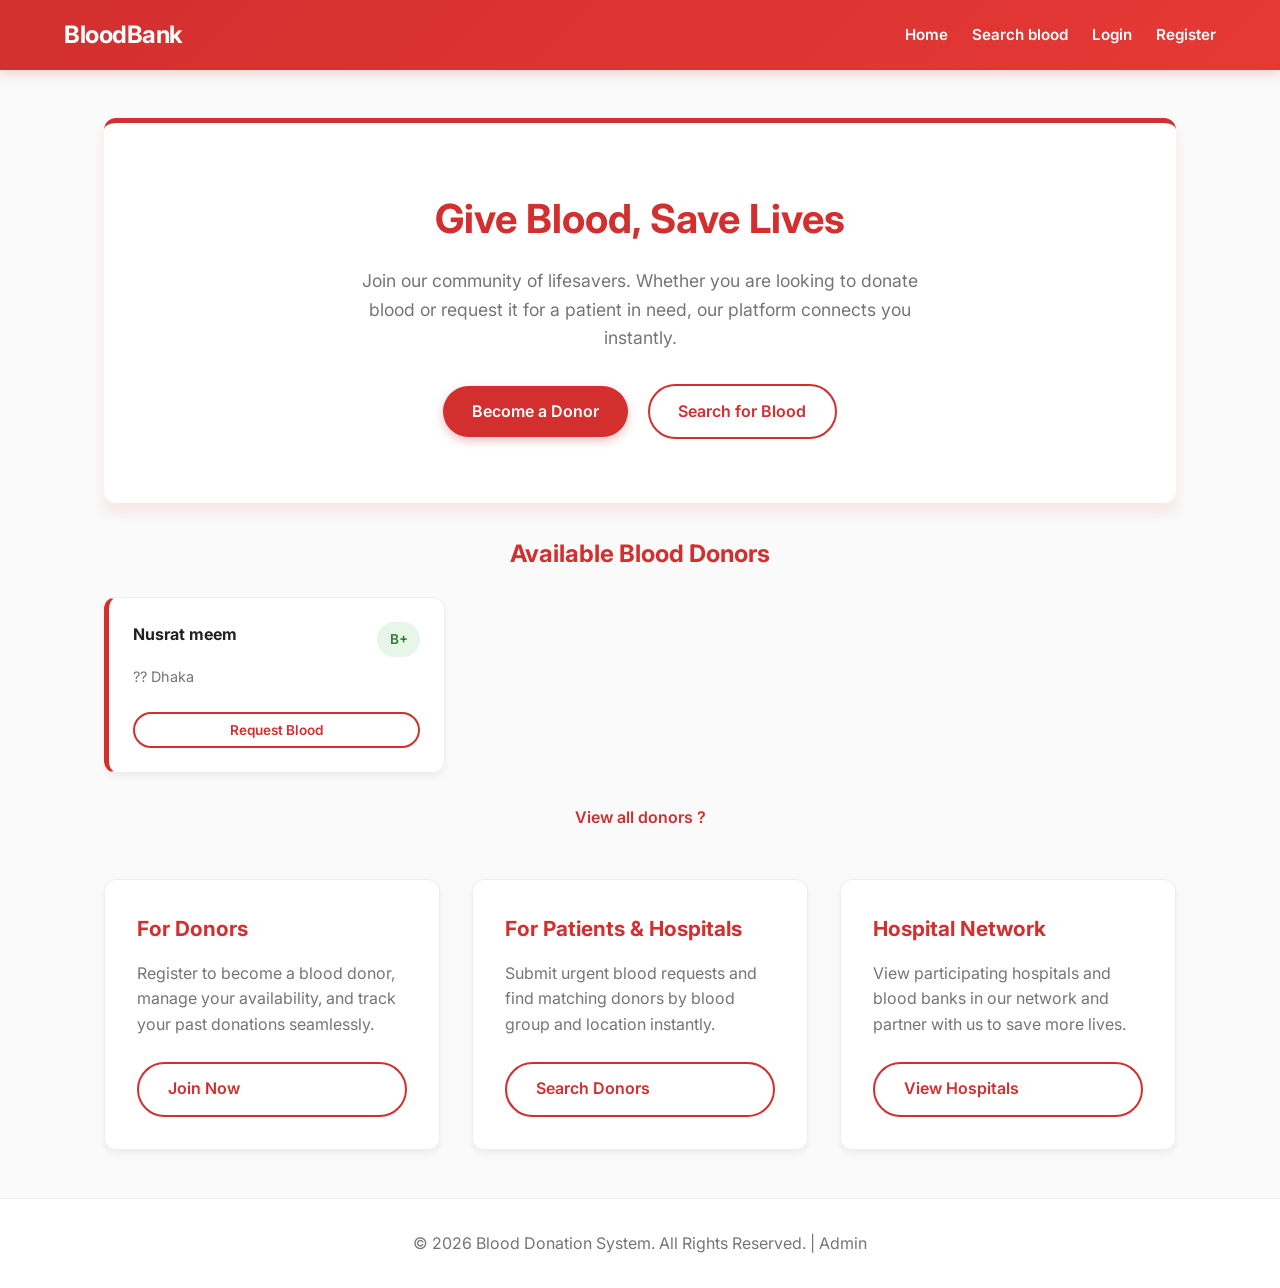
<file: index.html>
<!DOCTYPE html>
<html lang="en">
<head>
    <meta charset="UTF-8">
    <meta name="viewport" content="width=device-width, initial-scale=1.0">
    <title>Blood Donation System | Home</title>
    <link rel="stylesheet" href="index.css">
</head>
<body>
    <header>
        <h1><a href="index.html" style="color:white;text-decoration:none;">BloodBank</a></h1>
        <nav>
            <ul>
                <li><a href="index.html">Home</a></li>
                <li><a href="search_blood.html">Search blood</a></li>
                                    <li><a href="login.html">Login</a></li>
                    <li><a href="register_donor.html">Register</a></li>
                            </ul>
        </nav>
    </header>

    <main>
                
        <!-- Donor Dashboard Summary (If logged in as Donor) -->
        
        <section class="hero" style="background-image: linear-gradient(rgba(255, 255, 255, 0.85), rgba(255, 255, 255, 0.85)), url('https://images.unsplash.com/photo-1615461066841-6116ecaaba7f?auto=format&fit=crop&q=80&w=2000'); background-size: cover; background-position: center; border-radius: 12px; margin-bottom: 2rem;">
            <h2>Give Blood, Save Lives</h2>
            <p>Join our community of lifesavers. Whether you are looking to donate blood or request it for a patient in need, our platform connects you instantly.</p>
            <div style="margin-top: 2rem;">
                                    <a href="register_donor.html" class="btn btn-primary">Become a Donor</a>
                                <a href="search_blood.html" class="btn btn-secondary" style="margin-left: 1rem;">Search for Blood</a>
            </div>
        </section>

        <!-- New Section: Available Blood Donors (Public) -->
        <section style="margin-bottom: 3rem;">
            <h2 style="color: var(--primary-red); margin-bottom: 1.5rem; text-align: center;">Available Blood Donors</h2>
                            <div class="grid" style="grid-template-columns: repeat(auto-fill, minmax(280px, 1fr)); gap: 1.5rem;">
                                            <div class="card" style="padding: 1.5rem; border-left: 5px solid var(--primary-red);">
                            <div style="display:flex; justify-content:space-between; align-items:flex-start;">
                                <h4 style="margin:0;">Nusrat meem</h4>
                                <span class="badge badge-fulfilled">B+</span>
                            </div>
                            <p style="margin: 0.5rem 0; color: var(--text-light); font-size: 0.9rem;">
                                ?? Dhaka                            </p>
                            <div style="margin-top: 1rem;">
                                <form action="request_blood.html" method="GET">
                                    <input type="hidden" name="donor_id" value="3">
                                    <input type="hidden" name="blood_group" value="B+">
                                    <button type="submit" class="btn btn-secondary" style="width:100%; font-size: 0.85rem; padding: 0.5rem;">Request Blood</button>
                                </form>
                            </div>
                        </div>
                                    </div>
                <div style="text-align: center; margin-top: 2rem;">
                    <a href="search_blood.html" style="color: var(--primary-red); text-decoration: none; font-weight: 600;">View all donors ?</a>
                </div>
                    </section>

        <section class="grid">
            <div class="card">
                <h3>For Donors</h3>
                <p>Register to become a blood donor, manage your availability, and track your past donations seamlessly.</p>
                <a href="register_donor.html" class="btn btn-secondary">Join Now</a>
            </div>
            <div class="card">
                <h3>For Patients & Hospitals</h3>
                <p>Submit urgent blood requests and find matching donors by blood group and location instantly.</p>
                <a href="search_blood.html" class="btn btn-secondary">Search Donors</a>
            </div>
            <div class="card">
                <h3>Hospital Network</h3>
                <p>View participating hospitals and blood banks in our network and partner with us to save more lives.</p>
                <a href="hospital_info.html" class="btn btn-secondary">View Hospitals</a>
            </div>
        </section>
    </main>

    <footer>
        <p>&copy; 2026 Blood Donation System. All Rights Reserved. | <a href="admin_dashboard.html" style="color:inherit; text-decoration:none;">Admin</a></p>
    </footer>
</body>
</html>
</file>
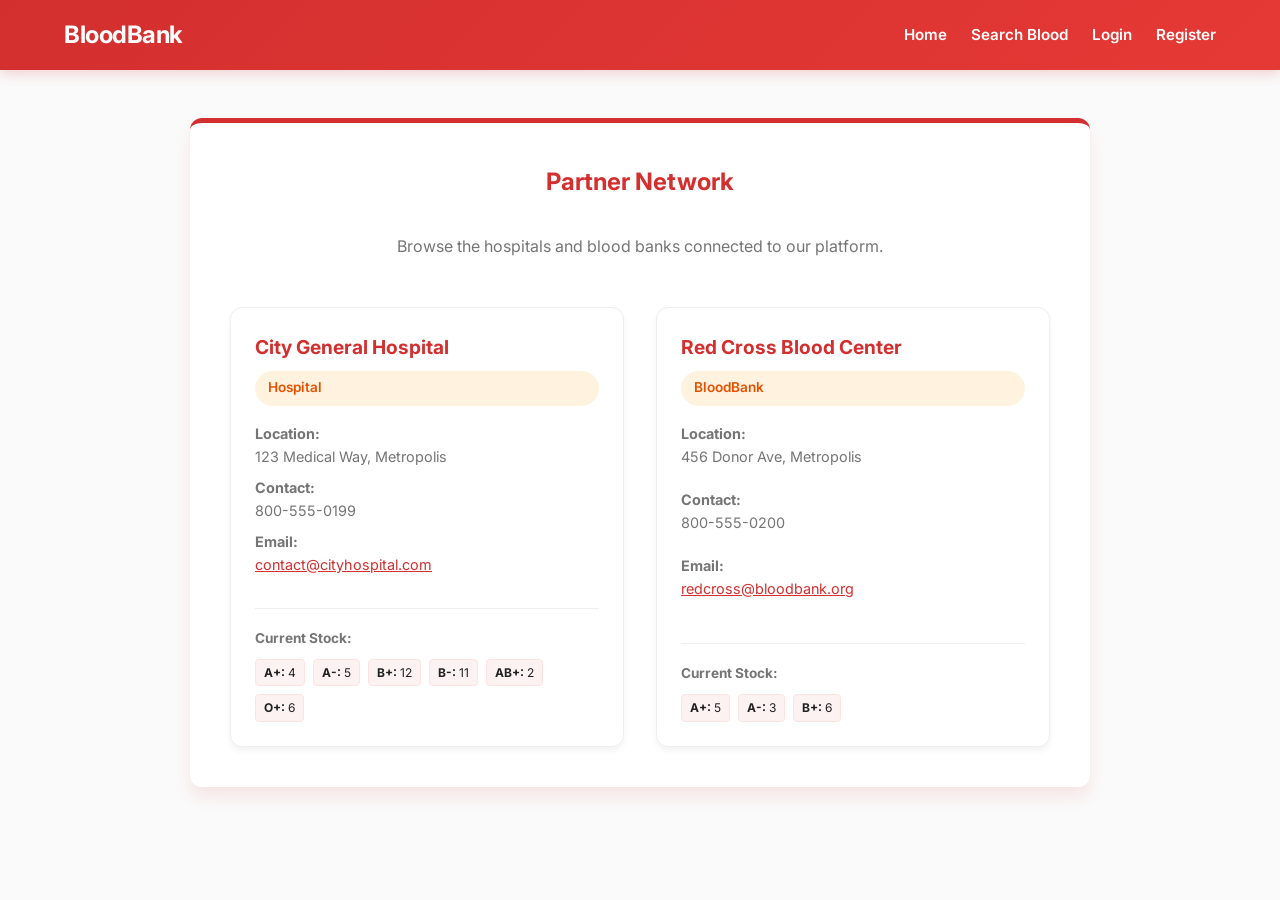
<file: hospital_info.html>
<!DOCTYPE html>
<html lang="en">
<head>
    <meta charset="UTF-8">
    <meta name="viewport" content="width=device-width, initial-scale=1.0">
    <title>Blood Donation System | Hospital Partner Network</title>
    <link rel="stylesheet" href="index.css">
</head>
<body>
    <header>
        <h1><a href="index.html" style="color:white;text-decoration:none;">BloodBank</a></h1>
        <nav>
            <ul>
                <li><a href="index.html">Home</a></li>
                <li><a href="search_blood.html">Search Blood</a></li>
                                    <li><a href="login.html">Login</a></li>
                    <li><a href="register_donor.html">Register</a></li>
                            </ul>
        </nav>
    </header>

    <main>
        <div class="form-container" style="max-width: 900px;">
            <h2 style="color: var(--primary-red); margin-bottom: 2rem; text-align: center;">Partner Network</h2>
            <p style="text-align: center; color: var(--text-light); margin-bottom: 3rem;">
                Browse the hospitals and blood banks connected to our platform.
            </p>

            
                            <div class="grid" style="grid-template-columns: repeat(auto-fill, minmax(280px, 1fr));">
                                            <div class="card" style="padding: 1.5rem;">
                            <h3 style="margin-bottom: 0.5rem; font-size: 1.2rem;">City General Hospital</h3>
                            <span class="badge badge-pending" style="margin-bottom: 1rem; display: inline-block;">
                                Hospital                            </span>
                            
                            <p style="margin-bottom: 0.5rem; font-size: 0.9rem;">
                                <strong>Location:</strong><br>
                                123 Medical Way, Metropolis                            </p>
                            <p style="margin-bottom: 0.5rem; font-size: 0.9rem;">
                                <strong>Contact:</strong><br>
                                800-555-0199                            </p>
                            <p style="margin-bottom: 0.5rem; font-size: 0.9rem;">
                                <strong>Email:</strong><br>
                                <a href="mailto:contact@cityhospital.com" style="color: var(--primary-red);">contact@cityhospital.com</a>
                            </p>

                            <div style="margin-top: 1.5rem; border-top: 1px solid #eee; padding-top: 1rem;">
                                <strong style="font-size: 0.85rem; color: var(--text-light);">Current Stock:</strong>
                                <div style="display: flex; flex-wrap: wrap; gap: 0.5rem; margin-top: 0.5rem;">
                                                                                                                                                                        <div style="background: #fdf2f2; border: 1px solid #fee2e2; padding: 0.2rem 0.5rem; border-radius: 4px; font-size: 0.75rem;">
                                                    <strong>A+:</strong> 4                                                </div>
                                                                                                                                                                                <div style="background: #fdf2f2; border: 1px solid #fee2e2; padding: 0.2rem 0.5rem; border-radius: 4px; font-size: 0.75rem;">
                                                    <strong>A-:</strong> 5                                                </div>
                                                                                                                                                                                <div style="background: #fdf2f2; border: 1px solid #fee2e2; padding: 0.2rem 0.5rem; border-radius: 4px; font-size: 0.75rem;">
                                                    <strong>B+:</strong> 12                                                </div>
                                                                                                                                                                                <div style="background: #fdf2f2; border: 1px solid #fee2e2; padding: 0.2rem 0.5rem; border-radius: 4px; font-size: 0.75rem;">
                                                    <strong>B-:</strong> 11                                                </div>
                                                                                                                                                                                <div style="background: #fdf2f2; border: 1px solid #fee2e2; padding: 0.2rem 0.5rem; border-radius: 4px; font-size: 0.75rem;">
                                                    <strong>AB+:</strong> 2                                                </div>
                                                                                                                                                                                <div style="background: #fdf2f2; border: 1px solid #fee2e2; padding: 0.2rem 0.5rem; border-radius: 4px; font-size: 0.75rem;">
                                                    <strong>O+:</strong> 6                                                </div>
                                                                                                                                                        </div>
                            </div>
                        </div>
                                            <div class="card" style="padding: 1.5rem;">
                            <h3 style="margin-bottom: 0.5rem; font-size: 1.2rem;">Red Cross Blood Center</h3>
                            <span class="badge badge-pending" style="margin-bottom: 1rem; display: inline-block;">
                                BloodBank                            </span>
                            
                            <p style="margin-bottom: 0.5rem; font-size: 0.9rem;">
                                <strong>Location:</strong><br>
                                456 Donor Ave, Metropolis                            </p>
                            <p style="margin-bottom: 0.5rem; font-size: 0.9rem;">
                                <strong>Contact:</strong><br>
                                800-555-0200                            </p>
                            <p style="margin-bottom: 0.5rem; font-size: 0.9rem;">
                                <strong>Email:</strong><br>
                                <a href="mailto:redcross@bloodbank.org" style="color: var(--primary-red);">redcross@bloodbank.org</a>
                            </p>

                            <div style="margin-top: 1.5rem; border-top: 1px solid #eee; padding-top: 1rem;">
                                <strong style="font-size: 0.85rem; color: var(--text-light);">Current Stock:</strong>
                                <div style="display: flex; flex-wrap: wrap; gap: 0.5rem; margin-top: 0.5rem;">
                                                                                                                                                                        <div style="background: #fdf2f2; border: 1px solid #fee2e2; padding: 0.2rem 0.5rem; border-radius: 4px; font-size: 0.75rem;">
                                                    <strong>A+:</strong> 5                                                </div>
                                                                                                                                                                                <div style="background: #fdf2f2; border: 1px solid #fee2e2; padding: 0.2rem 0.5rem; border-radius: 4px; font-size: 0.75rem;">
                                                    <strong>A-:</strong> 3                                                </div>
                                                                                                                                                                                <div style="background: #fdf2f2; border: 1px solid #fee2e2; padding: 0.2rem 0.5rem; border-radius: 4px; font-size: 0.75rem;">
                                                    <strong>B+:</strong> 6                                                </div>
                                                                                                                                                        </div>
                            </div>
                        </div>
                                    </div>
                    </div>
    </main>
</body>
</html>
</file>
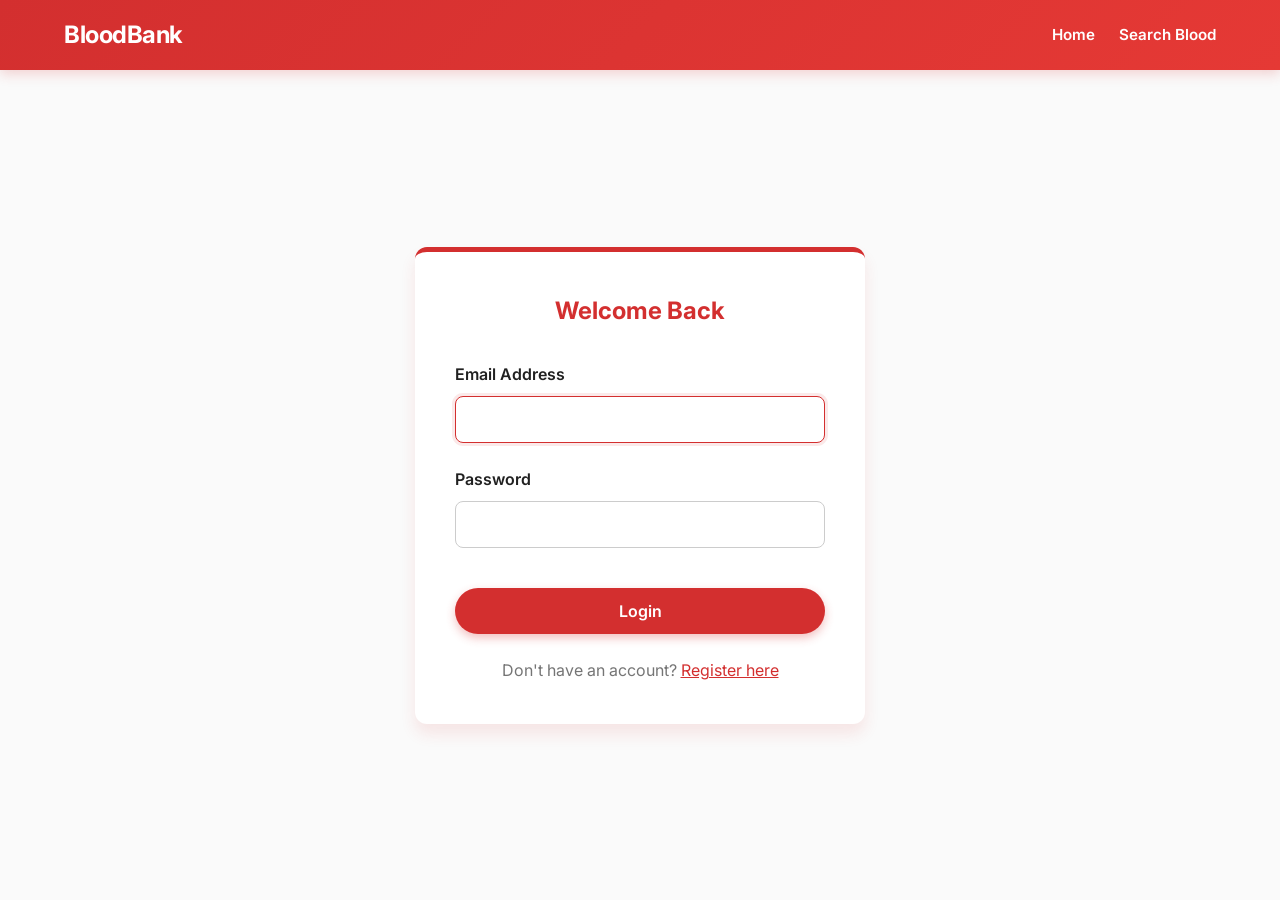
<file: login.html>
<!DOCTYPE html>
<html lang="en">
<head>
    <meta charset="UTF-8">
    <meta name="viewport" content="width=device-width, initial-scale=1.0">
    <title>Blood Donation System | Login</title>
    <link rel="stylesheet" href="index.css">
    <style>
        .login-wrapper {
            display: flex;
            align-items: center;
            justify-content: center;
            min-height: calc(100vh - 80px); /* header height approx */
        }
    </style>
</head>
<body>
    <header>
        <h1><a href="index.html" style="color:white;text-decoration:none;">BloodBank</a></h1>
        <nav>
            <ul>
                <li><a href="index.html">Home</a></li>
                <li><a href="search_blood.html">Search Blood</a></li>
            </ul>
        </nav>
    </header>

    <main class="login-wrapper">
        <div class="form-container" style="width: 100%; max-width: 450px;">
            <h2 style="color: var(--primary-red); margin-bottom: 2rem; text-align: center;">Welcome Back</h2>
            
            
            <form action="" method="POST">
                <div class="form-group">
                    <label for="email">Email Address</label>
                    <input type="email" id="email" name="email" class="form-control" required autofocus>
                </div>
                <div class="form-group">
                    <label for="password">Password</label>
                    <input type="password" id="password" name="password" class="form-control" required>
                </div>

                <button type="submit" class="btn btn-primary" style="width: 100%; margin-top: 1rem;">Login</button>
            </form>
            
            <p style="text-align: center; margin-top: 1.5rem; color: var(--text-light);">
                Don't have an account? <a href="register_donor.html" style="color: var(--primary-red);">Register here</a>
            </p>
        </div>
    </main>
</body>
</html>
</file>
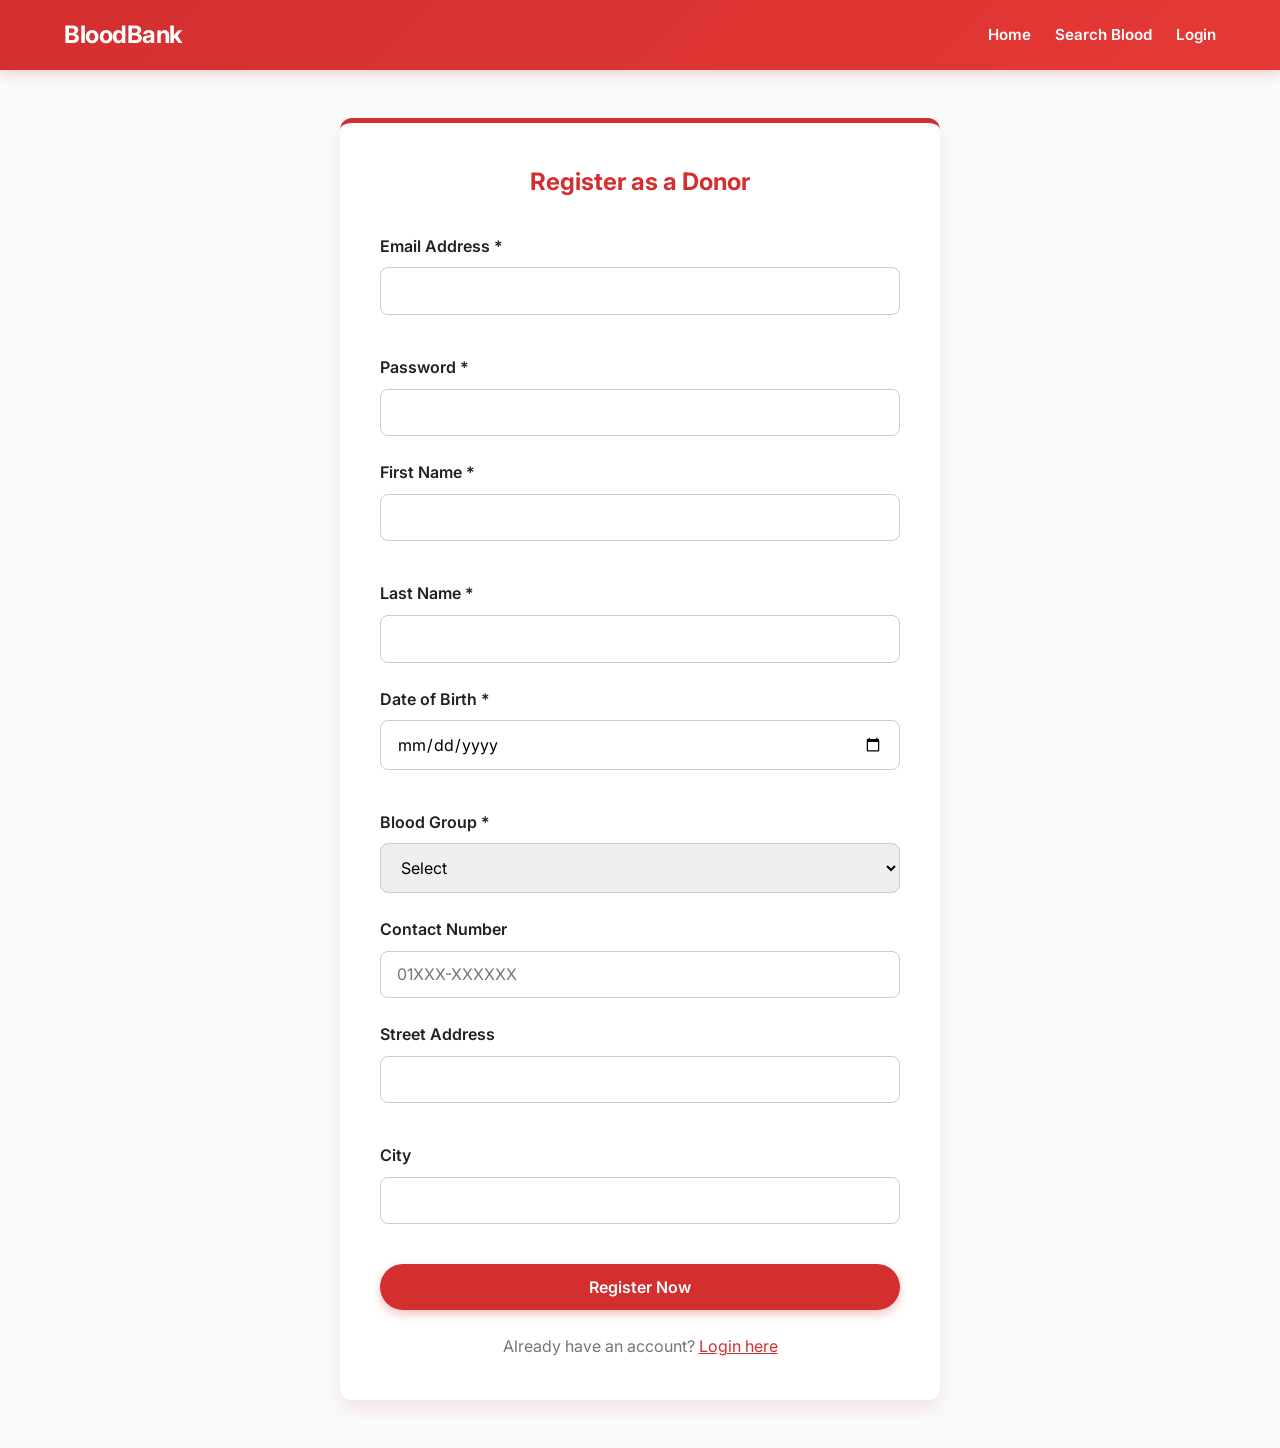
<file: register_donor.html>
<!DOCTYPE html>
<html lang="en">
<head>
    <meta charset="UTF-8">
    <meta name="viewport" content="width=device-width, initial-scale=1.0">
    <title>Blood Donation System | Become a Donor</title>
    <link rel="stylesheet" href="index.css">
</head>
<body>
    <header>
        <h1><a href="index.html" style="color:white;text-decoration:none;">BloodBank</a></h1>
        <nav>
            <ul>
                <li><a href="index.html">Home</a></li>
                <li><a href="search_blood.html">Search Blood</a></li>
                <li><a href="login.html">Login</a></li>
            </ul>
        </nav>
    </header>

    <main>
        <div class="form-container">
            <h2 style="color: var(--primary-red); margin-bottom: 2rem; text-align: center;">Register as a Donor</h2>
            
            
            
            <form action="" method="POST">
                <!-- Account details -->
                <div class="grid" style="gap: 1rem;">
                    <div class="form-group">
                        <label for="email">Email Address *</label>
                        <input type="email" id="email" name="email" class="form-control" required>
                    </div>
                    <div class="form-group">
                        <label for="password">Password *</label>
                        <input type="password" id="password" name="password" class="form-control" required>
                    </div>
                </div>

                <!-- Personal details -->
                <div class="grid" style="gap: 1rem;">
                    <div class="form-group">
                        <label for="first_name">First Name *</label>
                        <input type="text" id="first_name" name="first_name" class="form-control" required>
                    </div>
                    <div class="form-group">
                        <label for="last_name">Last Name *</label>
                        <input type="text" id="last_name" name="last_name" class="form-control" required>
                    </div>
                </div>

                <div class="grid" style="gap: 1rem;">
                    <div class="form-group">
                        <label for="dob">Date of Birth *</label>
                        <input type="date" id="dob" name="dob" class="form-control" required>
                    </div>
                    <div class="form-group">
                        <label for="blood_group">Blood Group *</label>
                        <select id="blood_group" name="blood_group" class="form-control" required>
                            <option value="">Select</option>
                            <option value="A+">A+</option>
                            <option value="A-">A-</option>
                            <option value="B+">B+</option>
                            <option value="B-">B-</option>
                            <option value="AB+">AB+</option>
                            <option value="AB-">AB-</option>
                            <option value="O+">O+</option>
                            <option value="O-">O-</option>
                        </select>
                    </div>
                </div>

                <!-- Contact & Address -->
                <div class="form-group">
                    <label for="contact">Contact Number</label>
                    <input type="text" id="contact" name="contact" class="form-control" placeholder="01XXX-XXXXXX">
                </div>

                <div class="grid" style="gap: 1rem;">
                    <div class="form-group">
                        <label for="street">Street Address</label>
                        <input type="text" id="street" name="street" class="form-control">
                    </div>
                    <div class="form-group">
                        <label for="city">City</label>
                        <input type="text" id="city" name="city" class="form-control">
                    </div>
                </div>

                <button type="submit" class="btn btn-primary" style="width: 100%; margin-top: 1rem;">Register Now</button>
            </form>
            <p style="text-align: center; margin-top: 1.5rem; color: var(--text-light);">
                Already have an account? <a href="login.html" style="color: var(--primary-red);">Login here</a>
            </p>
                    </div>
    </main>
</body>
</html>
</file>
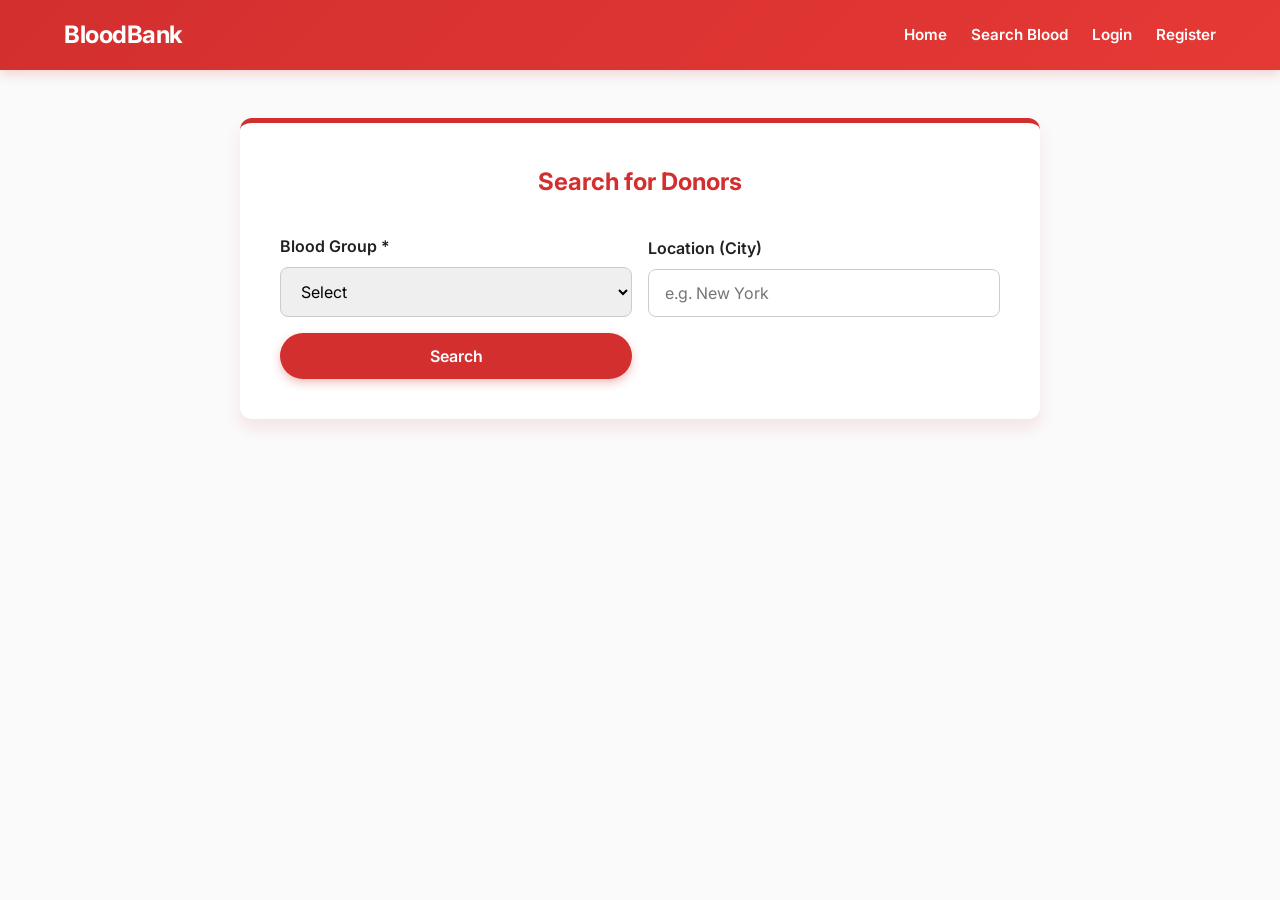
<file: search_blood.html>
<!DOCTYPE html>
<html lang="en">
<head>
    <meta charset="UTF-8">
    <meta name="viewport" content="width=device-width, initial-scale=1.0">
    <title>Blood Donation System | Search Blood</title>
    <link rel="stylesheet" href="index.css">
</head>
<body>
    <header>
        <h1><a href="index.html" style="color:white;text-decoration:none;">BloodBank</a></h1>
        <nav>
            <ul>
                <li><a href="index.html">Home</a></li>
                <li><a href="search_blood.html">Search Blood</a></li>
                                    <li><a href="login.html">Login</a></li>
                    <li><a href="register_donor.html">Register</a></li>
                            </ul>
        </nav>
    </header>

    <main>
        <div class="form-container" style="max-width: 800px;">
            <h2 style="color: var(--primary-red); margin-bottom: 2rem; text-align: center;">Search for Donors</h2>
            
            <form action="search_blood.html" method="GET">
                <div class="grid" style="gap: 1rem; align-items: end;">
                    <div class="form-group" style="margin-bottom: 0;">
                        <label for="blood_group">Blood Group *</label>
                        <select id="blood_group" name="blood_group" class="form-control" required>
                            <option value="">Select</option>
                            <option value="A+" >A+</option>
                            <option value="A-" >A-</option>
                            <option value="B+" >B+</option>
                            <option value="B-" >B-</option>
                            <option value="AB+" >AB+</option>
                            <option value="AB-" >AB-</option>
                            <option value="O+" >O+</option>
                            <option value="O-" >O-</option>
                        </select>
                    </div>
                    <div class="form-group" style="margin-bottom: 0;">
                        <label for="location">Location (City)</label>
                        <input type="text" id="location" name="location" class="form-control" value="" placeholder="e.g. New York">
                    </div>
                    <div>
                        <button type="submit" class="btn btn-primary" style="width: 100%;">Search</button>
                    </div>
                </div>
            </form>

            
                    </div>
    </main>
</body>
</html>
</file>
<file: index.css>
/* index.css */
@import url('https://fonts.googleapis.com/css2?family=Inter:wght@300;400;600;700&display=swap');

:root {
    --primary-red: #D32F2F;
    --primary-red-hover: #B71C1C;
    --secondary-red: #FFCDD2;
    --white: #FFFFFF;
    --off-white: #FAFAFA;
    --text-dark: #212121;
    --text-light: #757575;
    --shadow-sm: 0 4px 6px rgba(0, 0, 0, 0.05);
    --shadow-md: 0 10px 15px rgba(211, 47, 47, 0.1);
    --border-radius: 12px;
    --transition-speed: 0.3s;
}

* {
    margin: 0;
    padding: 0;
    box-sizing: border-box;
    font-family: 'Inter', sans-serif;
}

body {
    background-color: var(--off-white);
    color: var(--text-dark);
    line-height: 1.6;
    display: flex;
    flex-direction: column;
    min-height: 100vh;
}

header {
    background: linear-gradient(135deg, var(--primary-red), #E53935);
    color: var(--white);
    padding: 1rem 5%;
    display: flex;
    justify-content: space-between;
    align-items: center;
    box-shadow: 0 4px 12px rgba(211, 47, 47, 0.2);
    position: sticky;
    top: 0;
    z-index: 1000;
}

header h1 {
    font-size: 1.5rem;
    font-weight: 700;
    letter-spacing: -0.5px;
}

nav ul {
    list-style: none;
    display: flex;
    gap: 1.5rem;
}

nav a {
    color: var(--white);
    text-decoration: none;
    font-weight: 600;
    font-size: 0.95rem;
    position: relative;
    padding: 0.5rem 0;
    transition: color var(--transition-speed);
}

nav a::after {
    content: '';
    position: absolute;
    width: 0;
    height: 2px;
    bottom: 0;
    left: 0;
    background-color: var(--white);
    transition: width var(--transition-speed) ease;
}

nav a:hover::after {
    width: 100%;
}

main {
    flex: 1;
    padding: 3rem 5%;
    max-width: 1200px;
    margin: 0 auto;
    width: 100%;
    animation: fadeIn 0.8s ease-out;
}

/* Animations */
@keyframes fadeIn {
    from { opacity: 0; transform: translateY(20px); }
    to { opacity: 1; transform: translateY(0); }
}

/* Hero Section */
.hero {
    text-align: center;
    padding: 4rem 2rem;
    background-color: var(--white);
    border-radius: var(--border-radius);
    box-shadow: var(--shadow-md);
    margin-bottom: 3rem;
    border-top: 5px solid var(--primary-red);
}

.hero h2 {
    font-size: 2.5rem;
    color: var(--primary-red);
    margin-bottom: 1rem;
}

.hero p {
    font-size: 1.1rem;
    color: var(--text-light);
    max-width: 600px;
    margin: 0 auto 2rem;
}

/* Buttons */
.btn {
    display: inline-block;
    padding: 0.8rem 1.8rem;
    border-radius: 50px;
    text-decoration: none;
    font-weight: 600;
    font-size: 1rem;
    transition: all var(--transition-speed);
    border: none;
    cursor: pointer;
}

.btn-primary {
    background-color: var(--primary-red);
    color: var(--white);
    box-shadow: 0 4px 10px rgba(211, 47, 47, 0.3);
}

.btn-primary:hover {
    background-color: var(--primary-red-hover);
    transform: translateY(-2px);
    box-shadow: 0 6px 15px rgba(211, 47, 47, 0.4);
}

.btn-secondary {
    background-color: var(--white);
    color: var(--primary-red);
    border: 2px solid var(--primary-red);
}

.btn-secondary:hover {
    background-color: var(--secondary-red);
    color: var(--primary-red-hover);
    transform: translateY(-2px);
}

/* Grid Layouts */
.grid {
    display: grid;
    grid-template-columns: repeat(auto-fit, minmax(300px, 1fr));
    gap: 2rem;
}

/* Cards */
.card {
    background: var(--white);
    border-radius: var(--border-radius);
    padding: 2rem;
    box-shadow: var(--shadow-sm);
    transition: transform var(--transition-speed), box-shadow var(--transition-speed);
    border: 1px solid #eee;
    display: flex;
    flex-direction: column;
}

.card:hover {
    transform: translateY(-5px);
    box-shadow: var(--shadow-md);
    border-color: var(--secondary-red);
}

.card h3 {
    color: var(--primary-red);
    margin-bottom: 1rem;
    font-size: 1.3rem;
}

.card p {
    color: var(--text-light);
    margin-bottom: 1.5rem;
    flex-grow: 1;
}

/* Forms */
.form-container {
    background: var(--white);
    padding: 2.5rem;
    border-radius: var(--border-radius);
    box-shadow: var(--shadow-md);
    max-width: 600px;
    margin: 0 auto;
    border-top: 5px solid var(--primary-red);
}

.form-group {
    margin-bottom: 1.5rem;
}

.form-group label {
    display: block;
    margin-bottom: 0.5rem;
    font-weight: 600;
    color: var(--text-dark);
}

.form-control {
    width: 100%;
    padding: 0.8rem 1rem;
    border: 1px solid #ccc;
    border-radius: 8px;
    font-size: 1rem;
    transition: border-color var(--transition-speed), box-shadow var(--transition-speed);
}

.form-control:focus {
    outline: none;
    border-color: var(--primary-red);
    box-shadow: 0 0 0 3px rgba(211, 47, 47, 0.1);
}

/* Tables */
table {
    width: 100%;
    border-collapse: collapse;
    background: var(--white);
    border-radius: var(--border-radius);
    overflow: hidden;
    box-shadow: var(--shadow-sm);
}

thead {
    background-color: var(--primary-red);
    color: var(--white);
}

th, td {
    padding: 1rem;
    text-align: left;
}

tbody tr {
    border-bottom: 1px solid #eee;
    transition: background-color var(--transition-speed);
}

tbody tr:hover {
    background-color: var(--secondary-red);
}

footer {
    background-color: var(--white);
    color: var(--text-light);
    text-align: center;
    padding: 2rem;
    margin-top: auto;
    border-top: 1px solid #eee;
}

/* Status Badges */
.badge {
    padding: 0.4rem 0.8rem;
    border-radius: 20px;
    font-size: 0.85rem;
    font-weight: 600;
    display: inline-block;
}

.badge-pending { background-color: #FFF3E0; color: #E65100; }
.badge-fulfilled { background-color: #E8F5E9; color: #2E7D32; }
.badge-cancelled { background-color: #FFEBEE; color: #C62828; }
</file>
